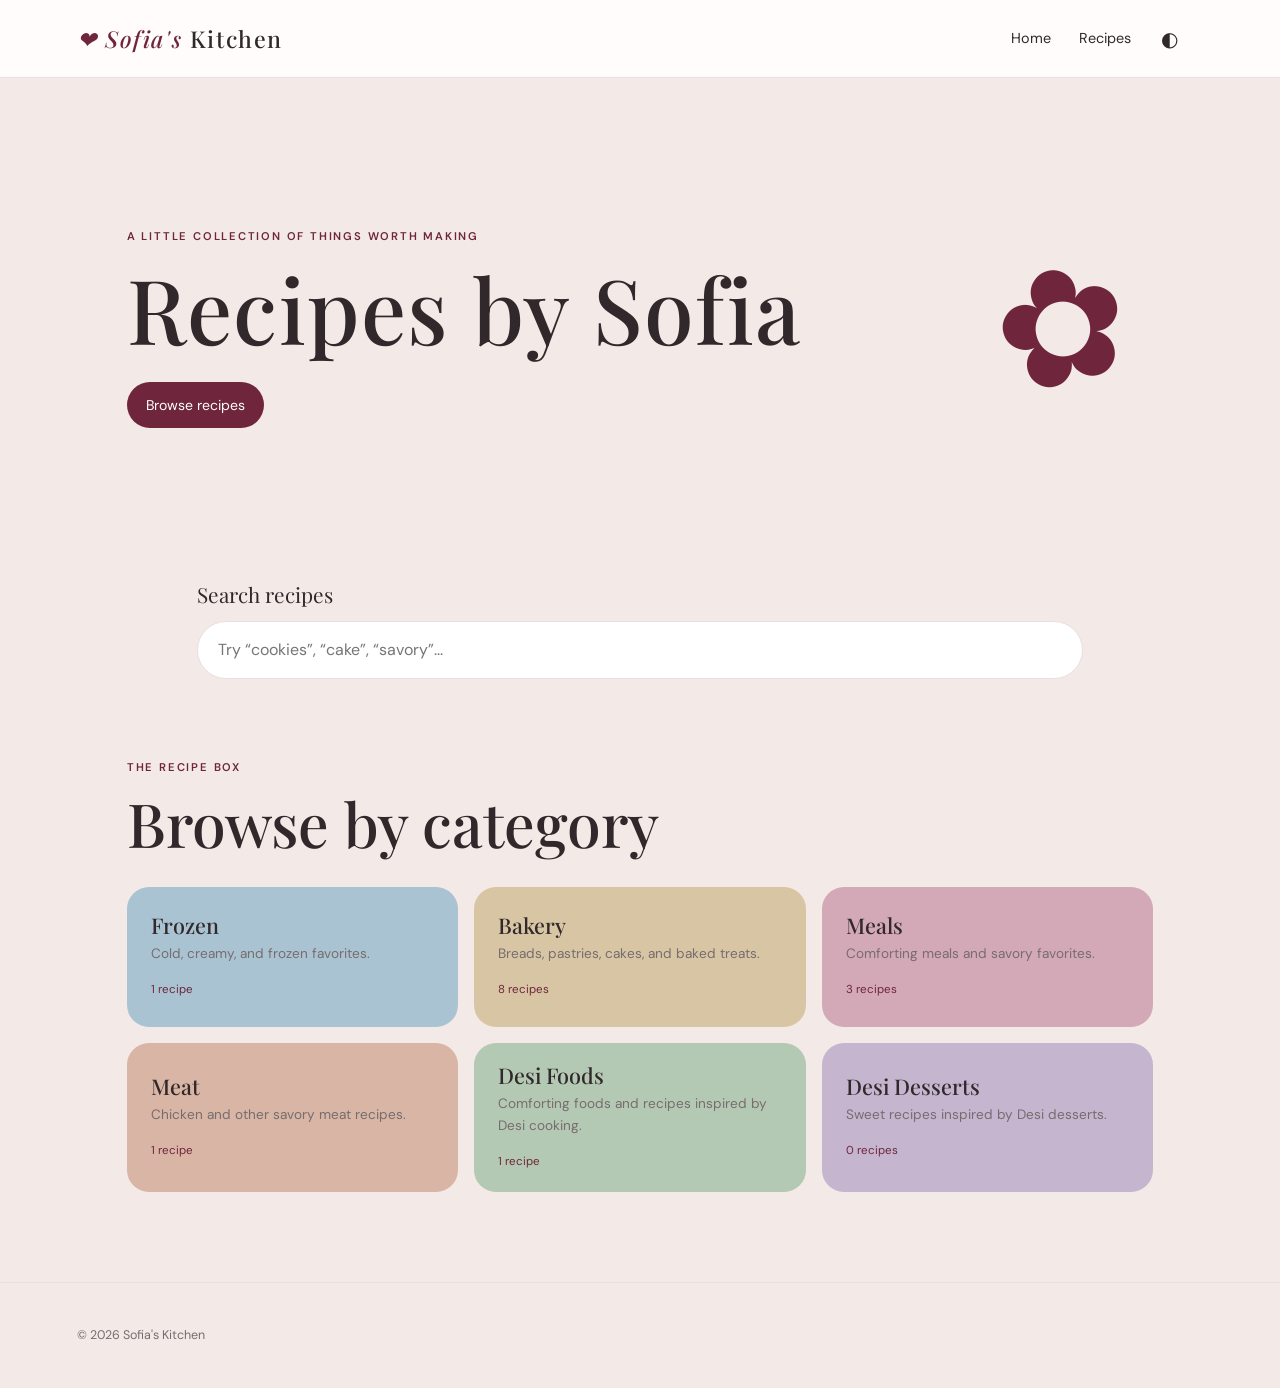
<file: index.html>
<!doctype html>
<html lang="en">

<head>

    <meta charset="utf-8">
    <meta name="viewport" content="width=device-width, initial-scale=1">

    <meta name="description" content="Sofia's recipe collection — simple, soft, and made to be shared.">

    <title>Sofia's Kitchen</title>

    <link rel="preconnect" href="https://fonts.googleapis.com">
    <link rel="preconnect" href="https://fonts.gstatic.com" crossorigin>

    <link
        href="https://fonts.googleapis.com/css2?family=DM+Sans:wght@400;500;600&family=Playfair+Display:wght@500;600&display=swap"
        rel="stylesheet">

    <link rel="stylesheet" href="styles.css">

</head>

<body>

    <header class="site-header">

        <a class="brand" href="index.html">
            <span>❤︎ Sofia's</span> Kitchen
        </a>

        <nav class="nav">

            <a href="index.html">
                Home
            </a>

            <a href="#categories">
                Recipes
            </a>

        </nav>

        <button class="theme-toggle" id="theme-toggle" aria-label="Toggle dark mode">
            ◐
        </button>

        <button class="menu-button" aria-label="Open menu" aria-expanded="false">
            ☰
        </button>

    </header>


    <main>

        <section class="hero">

            <div>

                <p class="eyebrow">
                    A little collection of things worth making
                </p>

                <h1>
                    Recipes by Sofia
                </h1>

                <a class="button" href="#categories">
                    Browse recipes
                </a>

            </div>

            <div class="hero-flower" aria-hidden="true">
                ✿
            </div>

        </section>


        <section class="search-wrap" aria-label="Search recipes">

            <label for="search">
                Search recipes
            </label>

            <input id="search" type="search" placeholder="Try “cookies”, “cake”, “savory”..." autocomplete="off">

            <div id="search-results" class="search-results"></div>

        </section>


        <section class="categories-section">

            <div id="categories" class="section-heading">

                <p class="eyebrow">
                    The recipe box
                </p>

                <h2>
                    Browse by category
                </h2>

            </div>

            <div id="category-grid" class="category-grid"></div>

        </section>

    </main>


    <footer>

        <p>
            © <span id="year"></span> Sofia's Kitchen
        </p>

    </footer>


    <script src="recipes.js"></script>
    <script src="app.js"></script>

</body>

</html>
</file>
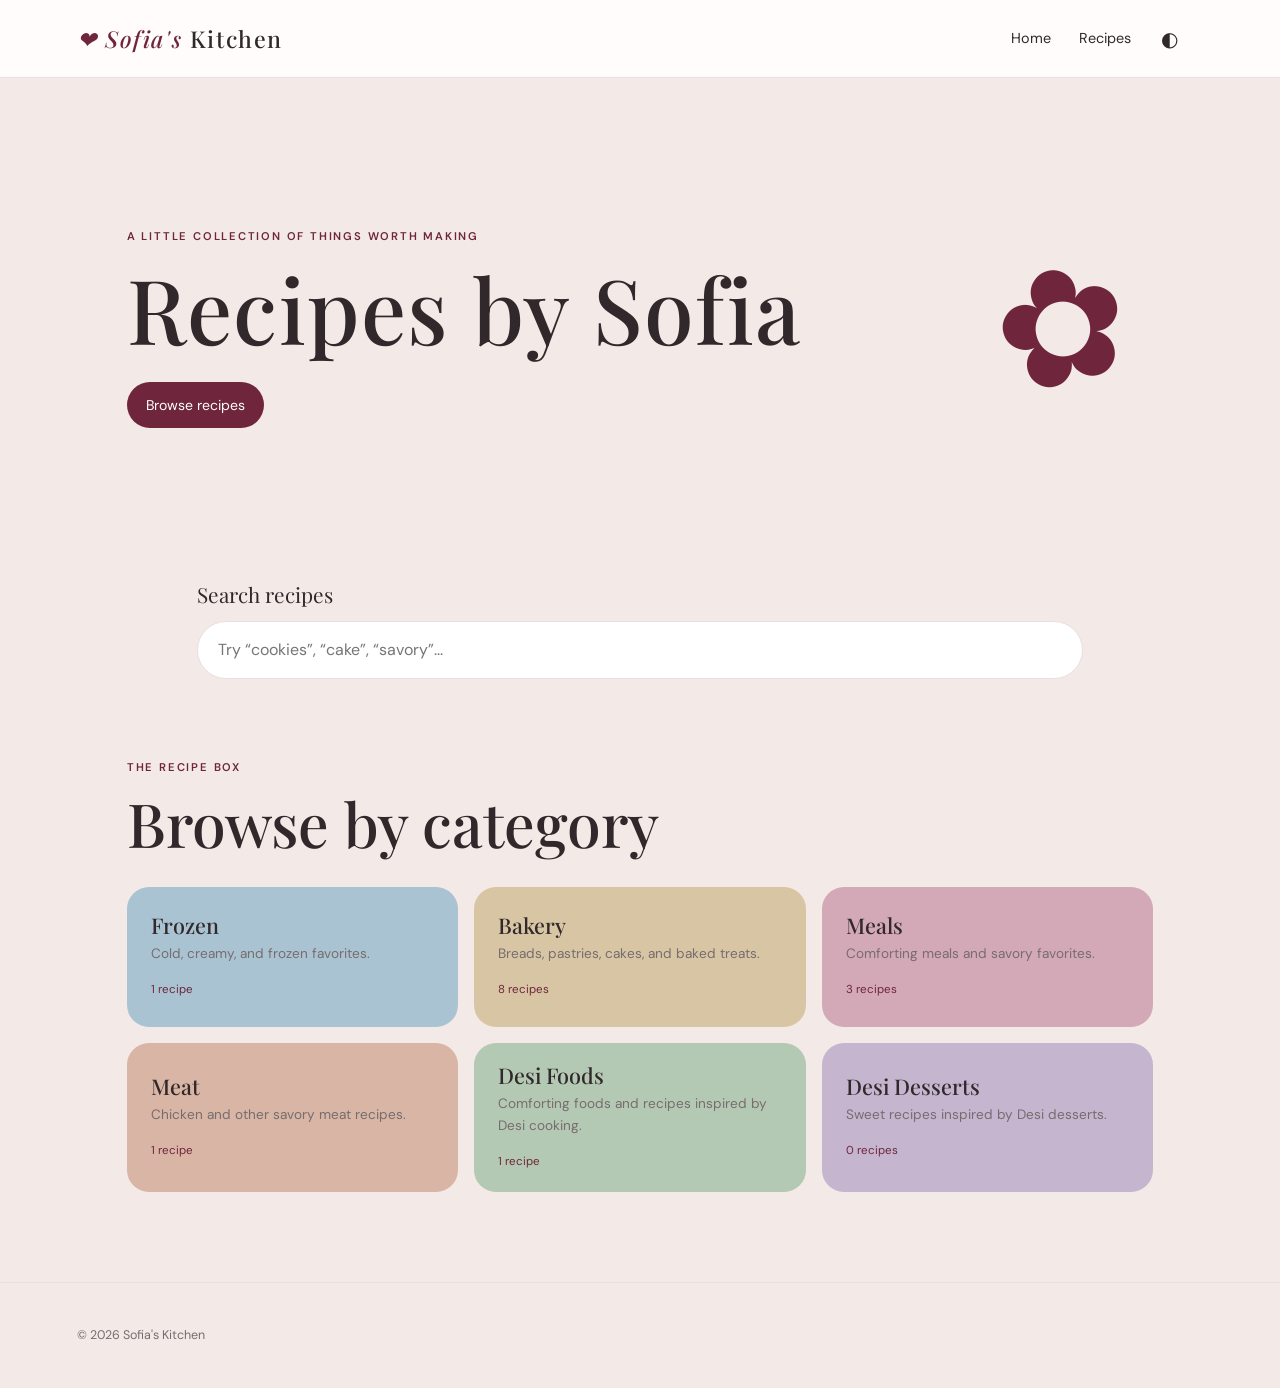
<file: category.html>
<!doctype html>
<html lang="en">

<head>

    <meta charset="utf-8">
    <meta name="viewport" content="width=device-width, initial-scale=1">

    <title>Recipes — Sofia's Kitchen</title>

    <link rel="preconnect" href="https://fonts.googleapis.com">

    <link rel="preconnect" href="https://fonts.gstatic.com" crossorigin>

    <link
        href="https://fonts.googleapis.com/css2?family=DM+Sans:wght@400;500;600&family=Playfair+Display:wght@500;600&display=swap"
        rel="stylesheet">

    <link rel="stylesheet" href="styles.css">

</head>

<body>

    <header class="site-header">

        <a class="brand" href="index.html">
            <span>♡ Sofia's</span> Kitchen
        </a>

        <nav class="nav">

            <a href="index.html">
                Home
            </a>

            <a href="index.html#categories">
                Recipes
            </a>

        </nav>

        <button class="theme-toggle" id="theme-toggle" aria-label="Toggle dark mode">
            ◐
        </button>

        <button class="menu-button" aria-label="Open menu" aria-expanded="false">
            ☰
        </button>

    </header>


    <main class="page">

        <a class="back" href="index.html">
            ← All categories
        </a>


        <section class="search-wrap" aria-label="Search recipes">

            <label for="search">
                Search recipes
            </label>

            <input id="search" type="search" placeholder="Try “cookies”, “cake”, “savory”..." autocomplete="off">

            <div id="search-results" class="search-results"></div>

        </section>


        <div class="section-heading category-title">

            <p class="eyebrow" id="category-eyebrow"></p>

            <h1 id="category-name"></h1>

            <p id="category-description" class="muted"></p>

        </div>


        <section id="recipe-grid" class="recipe-grid"></section>

    </main>


    <footer>

        <p>
            © <span id="year"></span> Sofia's Kitchen
        </p>

    </footer>


    <script src="recipes.js"></script>
    <script src="app.js"></script>

</body>

</html>
</file>
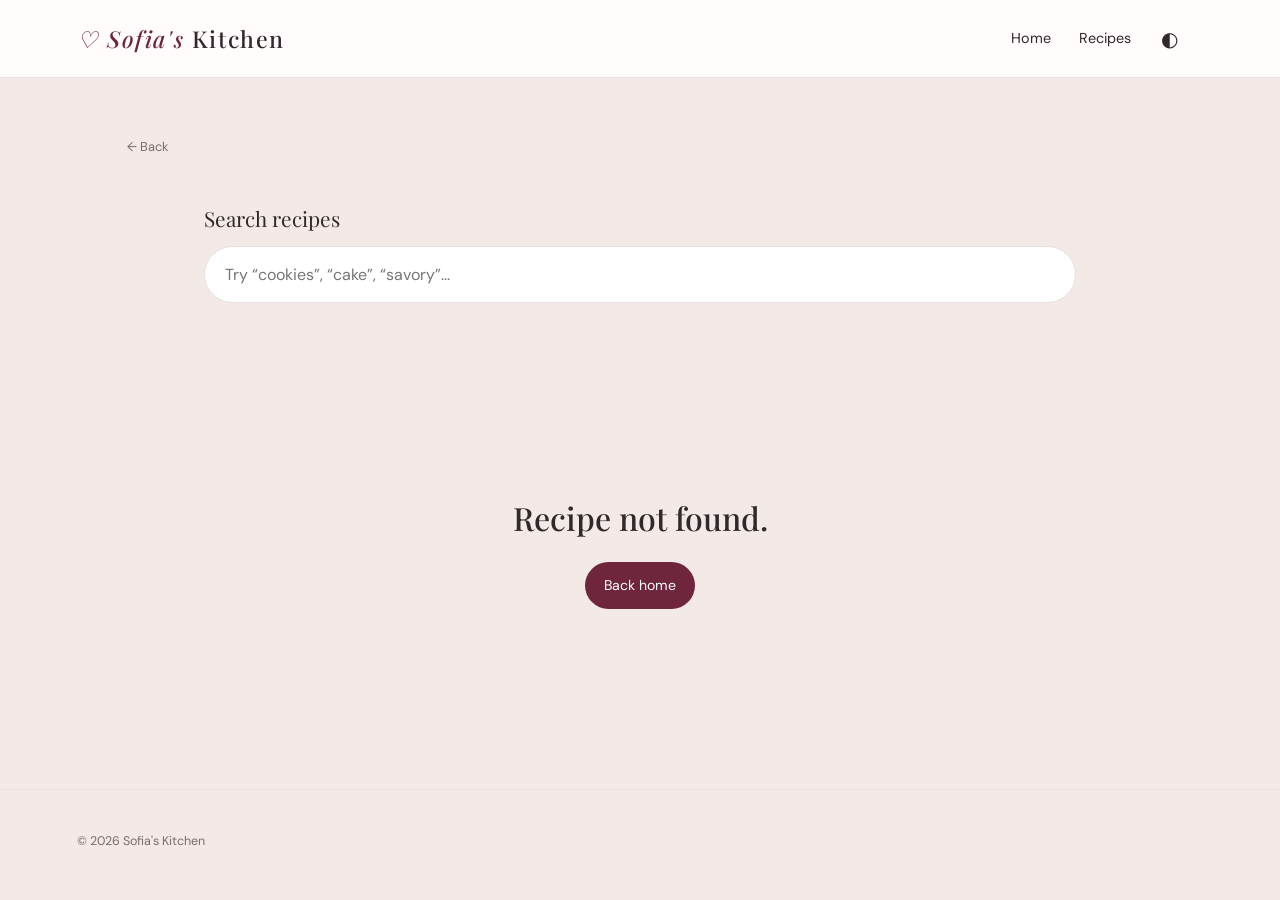
<file: recipe.html>
<!doctype html>
<html lang="en">

<head>

    <meta charset="utf-8">

    <meta name="viewport" content="width=device-width, initial-scale=1">

    <title>Recipe — Sofia's Kitchen</title>

    <link rel="preconnect" href="https://fonts.googleapis.com">

    <link rel="preconnect" href="https://fonts.gstatic.com" crossorigin>

    <link
        href="https://fonts.googleapis.com/css2?family=DM+Sans:wght@400;500;600&family=Playfair+Display:wght@500;600&display=swap"
        rel="stylesheet">

    <link rel="stylesheet" href="styles.css">

</head>

<body>

    <header class="site-header">

        <a class="brand" href="index.html">
            <span>♡ Sofia's</span> Kitchen
        </a>

        <nav class="nav">

            <a href="index.html">
                Home
            </a>

            <a href="index.html#categories">
                Recipes
            </a>

        </nav>

        <button class="theme-toggle" id="theme-toggle" aria-label="Toggle dark mode">
            ◐
        </button>

        <button class="menu-button" aria-label="Open menu" aria-expanded="false">
            ☰
        </button>

    </header>


    <main class="page recipe-page">

        <a class="back" href="javascript:history.back()">
            ← Back
        </a>


        <section class="search-wrap" aria-label="Search recipes">

            <label for="search">
                Search recipes
            </label>

            <input id="search" type="search" placeholder="Try “cookies”, “cake”, “savory”..." autocomplete="off">

            <div id="search-results" class="search-results"></div>

        </section>


        <article id="recipe"></article>

    </main>


    <footer>

        <p>
            © <span id="year"></span> Sofia's Kitchen
        </p>

    </footer>


    <script src="recipes.js"></script>
    <script src="app.js"></script>

</body>

</html>
</file>
<file: styles.css>
:root {
    --burgundy: #6f263d;
    --burgundy-dark: #4e1a2a;

     --pink: #d9aeb9;
    --pink-light: #fff5f7;

    --blue: #a9c3d2;
    --blue-dark: #426276;

    --green: #b4c9b3;
    --lavender: #c5b5cf;
    --peach: #d8b5a4;
    --cream: #d8c5a4;
    --rose: #d3a8b7;

    --ink: #30282a;
    --muted: #776c6f;
    --line: #eadfe1;
    --white: #f3e9e6;
    --serif: "Playfair Display", Georgia, serif;
    --sans: "DM Sans", Arial, sans-serif;
}

/* =========================
RESET
========================= */

* {
    box-sizing: border-box;
}

html {
    scroll-behavior: smooth;
}

body {
    margin: 0;
    background: var(--white);
    color: var(--ink);
    font-family: var(--sans);
    line-height: 1.6;

     transition:
        background-color 0.25s ease,
        color 0.25s ease;
    
}

a {
    color: inherit;
    text-decoration: none;
}

/* =========================
HEADER
========================= */

.site-header {
    height: 78px;
    padding: 0 6vw;

     display: flex;
    align-items: center;

    border-bottom: 1px solid var(--line);
    background: rgba(255, 253, 252, 0.94);

    position: sticky;
    top: 0;
    z-index: 10;

    backdrop-filter: blur(12px);

    transition:
        background-color 0.25s ease,
        border-color 0.25s ease;
    
}

.brand {
    font-family: var(--serif);
    font-size: 1.45rem;
    font-weight: 500;
    letter-spacing: 0.1rem;
}

.brand span {
    color: var(--burgundy);
    font-style: italic;
}

.nav {
    display: flex;
    gap: 28px;

     font-size: 0.9rem;

    /* Moves Home + Recipes slightly to the right */
    margin-left: auto;
    margin-right: 25px;
    
}

.nav a:hover {
    color: var(--burgundy);
}

/* =========================
DARK MODE TOGGLE
========================= */

.theme-toggle {
    border: 0;
    background: none;
    color: inherit;

     font-size: 1.25rem;
    cursor: pointer;

    padding: 5px;
    margin-right: 20px;

    line-height: 1;
    
}

.theme-toggle:hover {
    opacity: 0.7;
}

/* =========================
MENU
========================= */

.menu-button {
    display: none;

    border: 0;
    background: none;
    color: inherit;

    font-size: 1.25rem;
    cursor: pointer;
}

/* =========================
GENERAL
========================= */

.eyebrow {
    color: var(--burgundy);

     text-transform: uppercase;
    letter-spacing: 0.16em;

    font-size: 0.7rem;
    font-weight: 600;

    margin: 0 0 12px;
    
}

h1,
h2,
h3 {
    font-family: var(--serif);
    font-weight: 500;
    line-height: 1.12;
}

/* =========================
HERO
========================= */

.hero {
    max-width: 1180px;
    margin: 0 auto;

     min-height: 500px;

    padding: 90px 6vw;

    display: grid;
    grid-template-columns: 1fr 180px;

    align-items: center;
    
}

.hero h1 {
    font-size: clamp(3.2rem, 7vw, 6rem);

     margin: 0 0 24px;

    letter-spacing: 0.08rem;
    
}

.hero-copy {
    max-width: 560px;

     color: var(--muted);

    font-size: 1.05rem;

    margin-bottom: 30px;
    
}

/* =========================
BIG FLOWER ONLY
========================= */

.hero-flower {
    font-size: 10rem;
    color: var(--burgundy);
    opacity: 1;
    text-align: center;
    transform: rotate(-15deg);
}

/* =========================
BUTTON
========================= */

.button {
    display: inline-block;

     padding: 12px 19px;

    border-radius: 999px;

    background: var(--burgundy);
    color: white;

    font-size: 0.88rem;
    
}

.button:hover {
    background: var(--burgundy-dark);
}

/* =========================
SEARCH
========================= */

.search-wrap {
    max-width: 1040px;

     margin: 0 auto 80px;

    padding: 0 6vw;
    
}

.search-wrap label {
    display: block;

     font-family: var(--serif);

    font-size: 1.3rem;

    margin-bottom: 10px;
    
}

.search-wrap input {
    width: 100%;

     border: 1px solid var(--line);

    border-radius: 999px;

    padding: 15px 20px;

    font: inherit;

    outline: none;

    background: #fff;
    color: var(--ink);
    
}

.search-wrap input:focus {
    border-color: var(--burgundy);

     box-shadow:
        0 0 0 4px var(--pink-light);
    
}

/* =========================
CATEGORIES
========================= */

.categories-section {
    max-width: 1180px;

     margin: 0 auto;

    padding: 0 6vw 90px;
    
}

.section-heading {
    margin-bottom: 30px;
}

.section-heading h2,
.category-title h1 {
    font-size: clamp(2.2rem, 5vw, 3.8rem);

     margin: 0;
   
}

.category-grid {
    display: grid;

    grid-template-columns: repeat(3, 1fr);

    gap: 16px;
    
}

/* =========================
SHORTER CATEGORY BOXES
========================= */

.category-card {
    min-height: 140px;

     padding: 20px 24px;

    border-radius: 22px;

    display: flex;

    flex-direction: column;

    justify-content: center;

    transition:
        transform 0.2s ease,
        filter 0.2s ease;
   
}

/* =========================
CATEGORY HOVER
========================= */

.category-card:hover {
    transform: translateY(-3px);

  filter: brightness(0.88);
  
}

.category-card h3 {
    font-size: 1.35rem;
margin: 0 0 6px;
 
}

.category-card p {
    color: var(--muted);

font-size: 0.85rem;

    margin: 0 0 10px;

}

.category-card small {
    color: var(--burgundy);
font-size: 0.72rem;

}

/* =========================
NO SMALL CATEGORY FLOWERS
========================= */

.category-symbol {
    display: none;
}

/* =========================
CATEGORY COLORS
========================= */

.pink {
    background: var(--pink);
}

.burgundy {
    background: #c99aa8;
}

.blue {
    background: var(--blue);
}

.green {
    background: var(--green);
}

.lavender {
    background: var(--lavender);
}

.peach {
    background: var(--peach);
}

.cream {
    background: var(--cream);
}

.rose {
    background: var(--rose);
}

/* =========================
FOOTER
========================= */

footer {
    padding: 30px 6vw;

    border-top: 1px solid var(--line);

    color: var(--muted);

    font-size: 0.78rem;

}

/* =========================
PAGES
========================= */

.page {
    max-width: 1180px;

margin: 0 auto;

    padding: 55px 6vw 90px;

}

.back {
    font-size: 0.8rem;

color: var(--muted);

    display: inline-block;

    margin-bottom: 45px;

}

.back:hover {
    color: var(--burgundy);
}

.muted {
    color: var(--muted);

 max-width: 620px;

}

/* =========================
RECIPE CARDS
========================= */

.recipe-grid,
.search-results {
    display: grid;
    grid-template-columns: repeat(4, 1fr);
    gap: 20px;
}

.recipe-card {
    border: 1px solid var(--line);

border-radius: 20px;

    overflow: hidden;

    background: #fff;

    transition:
        transform 0.2s ease,
        box-shadow 0.2s ease,
        background-color 0.2s ease;

}

.recipe-card:hover {
    transform: translateY(-3px);

box-shadow:
        0 12px 30px rgba(80, 35, 45, 0.07);

}

.card-body {
    padding: 24px 22px 26px;
}

.card-category {
    color: var(--burgundy);

text-transform: uppercase;

    letter-spacing: 0.13em;

    font-size: 0.62rem;

    font-weight: 600;

    margin: 0 0 7px;

}

.card-body h3 {
    font-size: 1.4rem;

margin: 0 0 8px;

}

.card-body p:not(.card-category) {
    color: var(--muted);

font-size: 0.82rem;

    margin: 0;

}

/* =========================
EMPTY STATES
========================= */

.empty,
.empty-state {
    color: var(--muted);

padding: 30px 0;

}

.empty-state {
    text-align: center;

padding: 90px 20px;

}

.empty-state span {
    color: var(--burgundy);

font-size: 3rem;

}

.empty-state h2 {
    color: var(--ink);

font-size: 2rem;

}

/* =========================
RECIPE PAGE
========================= */

.recipe-top {
    width: 100%;

display: block;

    margin-bottom: 85px;

}

.recipe-photo {
    display: none;
}

.recipe-intro {
    width: 100%;
 max-width: 1050px;

}

.recipe-intro h1 {
    font-size: clamp(3rem, 7vw, 6rem);
margin: 0 0 24px;

    letter-spacing: -0.04em;

    max-width: 1050px;
 
}

.recipe-description {
    color: var(--muted);
font-size: 1.05rem;

    max-width: 760px;

    margin: 0;
 
}

.recipe-meta {
    display: flex;
gap: 28px;

    margin-top: 30px;

}

.recipe-meta span {
    display: flex;
flex-direction: column;

    font-size: 0.88rem;

    color: var(--muted);

}

.recipe-meta b {
    color: var(--ink);

font-size: 0.7rem;

    text-transform: uppercase;

    letter-spacing: 0.12em;

    margin-bottom: 3px;

}

/* =========================
INGREDIENTS + INSTRUCTIONS
========================= */

.recipe-content {
    width: 100%;
margin: 0 auto;

    display: grid;

    grid-template-columns: 0.8fr 1.2fr;

    gap: 70px;

    align-items: start;
}

.recipe-content h2 {
    font-size: 2rem;
margin-top: 0;
}

.ingredients,
.instructions {
    padding-left: 22px;
}

.ingredients li {
    margin-bottom: 11px;
}

.instructions li {
    margin-bottom: 22px;
padding-left: 6px;
}

/* =========================
DARK MODE
========================= */

body.dark-mode {
    background: #000000;
color: #ffffff;
}

/* =========================
DARK MODE HEADER
========================= */

body.dark-mode .site-header {
    background: rgba(0, 0, 0, 0.94);
border-bottom-color: #333333;
}

body.dark-mode .brand span {
    color: var(--burgundy);
}

body.dark-mode .nav a:hover {
    color: var(--burgundy);
}

/* =========================
DARK MODE MAIN TEXT
========================= */

body.dark-mode .hero-copy,
body.dark-mode .muted,
body.dark-mode .recipe-description {
    color: #bbbbbb;
}

body.dark-mode .eyebrow {
    color: var(--burgundy);
}

body.dark-mode .card-category {
    color: var(--burgundy);
}

/* =========================
DARK MODE SEARCH
========================= */

body.dark-mode .search-wrap input {
    background: #111111;
 color: #ffffff;

    border-color: #333333;
}

body.dark-mode .search-wrap input::placeholder {
    color: #888888;
}

/* =========================
DARK MODE RECIPE CARDS
========================= */

body.dark-mode .recipe-card {
    background: #111111;
border-color: #333333;
}

body.dark-mode .recipe-card:hover {
    background: #000000;
box-shadow:
        0 12px 30px rgba(255, 255, 255, 0.04);
}

/* =========================
DARK MODE CATEGORY COLORS
========================= */

body.dark-mode .pink {
    background: #6f3f4d;
}

body.dark-mode .burgundy {
    background: #653746;
}

body.dark-mode .blue {
    background: #3f5968;
}

body.dark-mode .green {
    background: #40543f;
}

body.dark-mode .lavender {
    background: #51465a;
}

body.dark-mode .peach {
    background: #60483e;
}

body.dark-mode .cream {
    background: #5c4d35;
}

body.dark-mode .rose {
    background: #5f404d;
}

/* =========================
DARK MODE CATEGORY TEXT
========================= */

/* Category descriptions */
body.dark-mode .category-card p {
    color: #c8bec1;
}

/* Category recipe count */
body.dark-mode .category-card small {
    color: #d9aeb9;
}

/* Category titles */
body.dark-mode .category-card h3 {
    color: #f3e9e6;
}

/* =========================
DARK MODE CATEGORY HOVER
========================= */

body.dark-mode .category-card:hover {
    filter: brightness(1.15);
}

/* =========================
DARK MODE FOOTER
========================= */

body.dark-mode footer {
    background: #000000;
 border-top-color: #333333;

    color: #999999;
    
}

/* =========================
MOBILE / TABLET
========================= */

@media (max-width: 850px) {

    .category-grid {
        grid-template-columns: repeat(2, 1fr);
    }

    .recipe-grid,
    .search-results {
        grid-template-columns: repeat(2, 1fr);
    }

    .recipe-content {
        grid-template-columns: 1fr;

        gap: 35px;
    }

    .recipe-top {
        margin-bottom: 55px;
    }

}

@media (max-width: 620px) {
 .site-header {
        height: 68px;
    }

    .nav {
        display: none;

        position: absolute;

        top: 68px;

        left: 0;

        right: 0;

        margin: 0;

        background: var(--white);

        border-bottom: 1px solid var(--line);

        padding: 20px 6vw;

        flex-direction: column;

        gap: 15px;
    }

    body.dark-mode .nav {
        background: #000000;

        border-bottom-color: #333333;
    }

    .nav.open {
        display: flex;
    }

    .menu-button {
        display: block;
    }

    .theme-toggle {
        margin-right: 12px;
    }

    .hero {
        min-height: 520px;

        grid-template-columns: 1fr;

        padding-top: 70px;
    }

    .hero-flower {
        display: none;
    }

    .category-grid,
    .recipe-grid,
    .search-results {
        grid-template-columns: 1fr;
    }

    .categories-section {
        padding-bottom: 65px;
    }

    .recipe-page {
        padding-top: 35px;
    }

    .recipe-intro h1 {
        font-size: clamp(2.8rem, 13vw, 4.5rem);
    }

    .recipe-description {
        font-size: 0.95rem;
    }

    .recipe-content {
        gap: 45px;
    }

}
</file>
